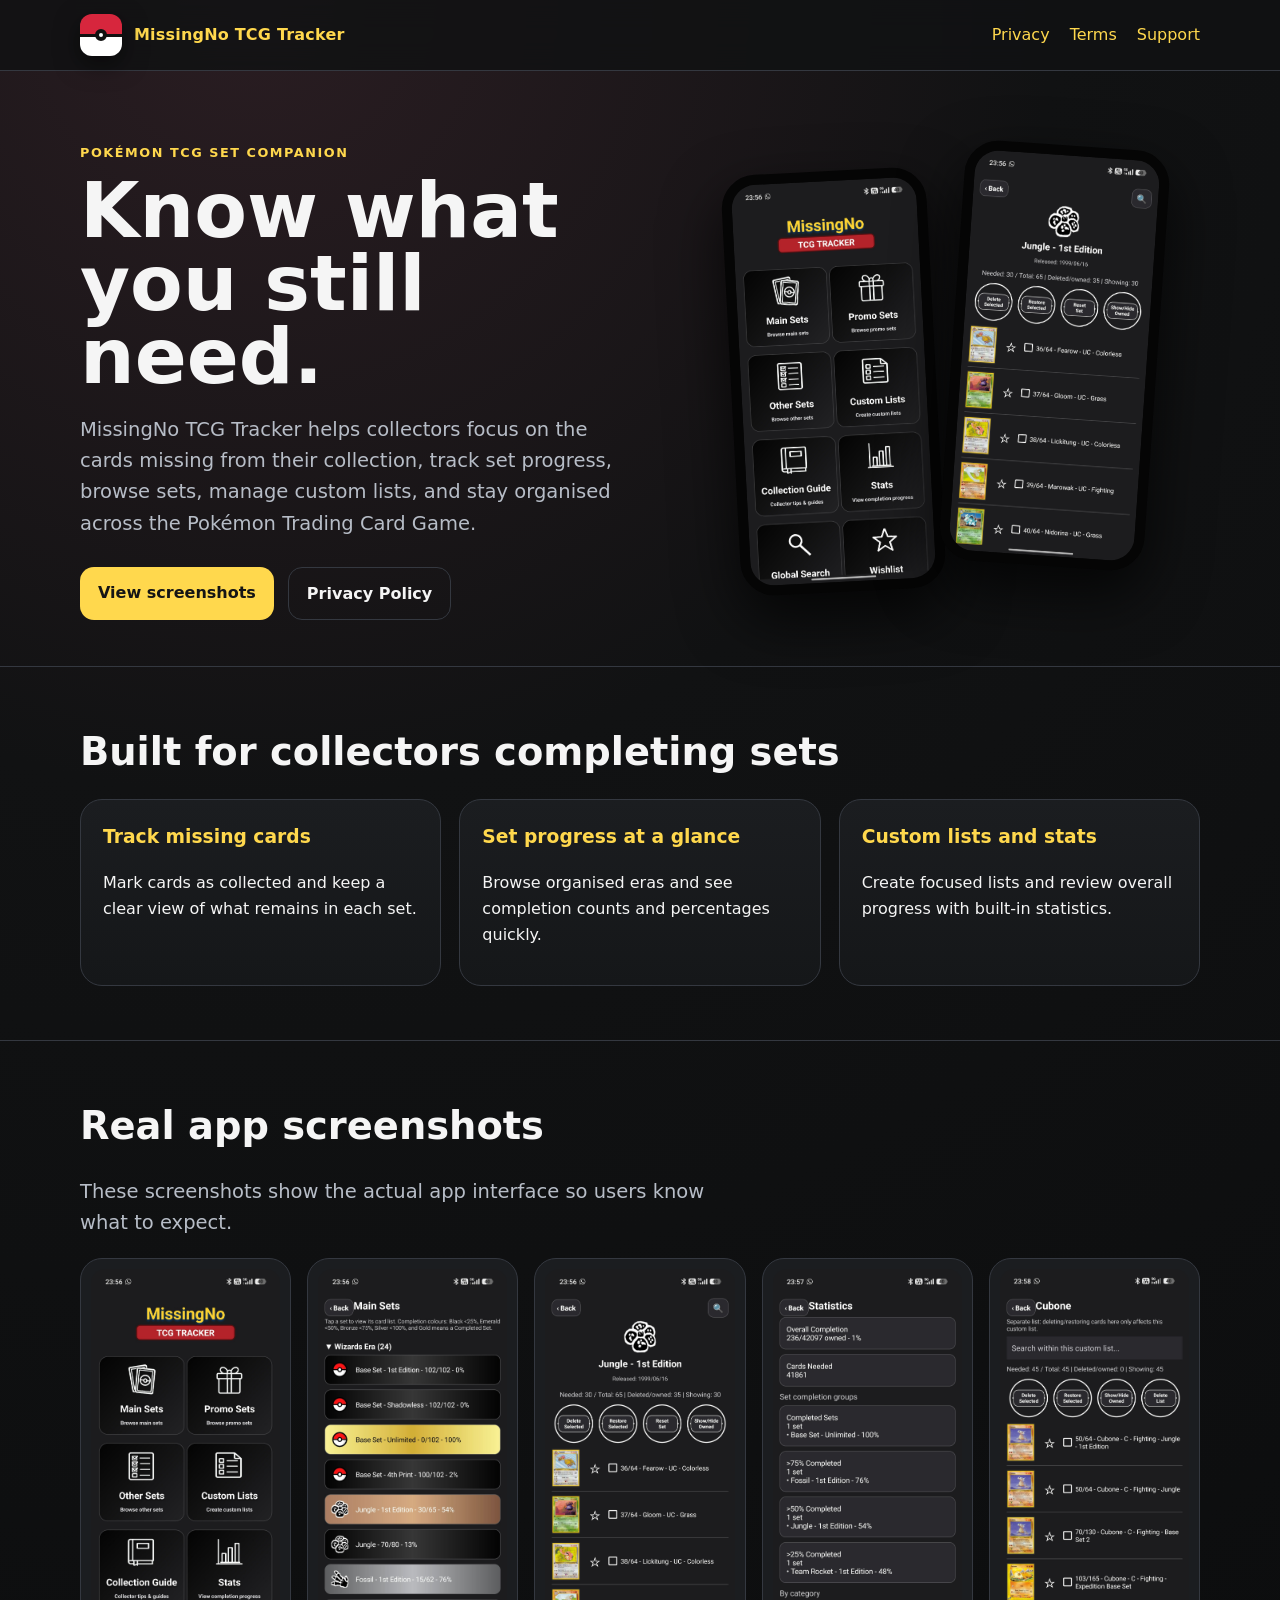
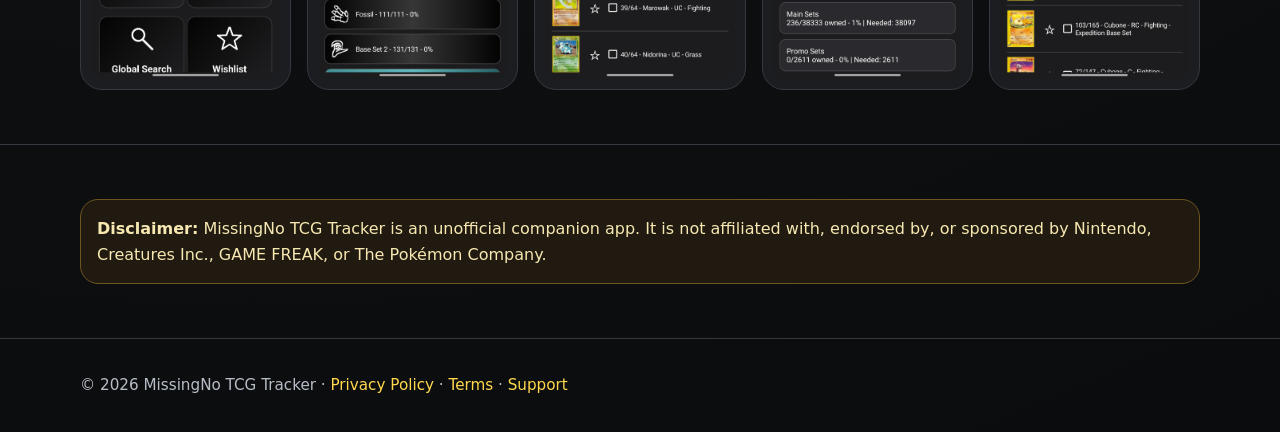
<file: index.html>
<!doctype html><html lang="en"><head><meta charset="utf-8"><meta name="viewport" content="width=device-width,initial-scale=1"><title>MissingNo TCG Tracker</title><meta name="description" content="Track missing Pokémon TCG cards and complete every set."><link rel="stylesheet" href="styles.css"></head><body>
<nav class="nav"><div class="wrap"><a class="brand" href="index.html"><span class="ball"></span><span>MissingNo TCG Tracker</span></a><div class="links"><a href="privacy-policy.html">Privacy</a><a href="terms.html">Terms</a><a href="support.html">Support</a></div></div></nav>
<main><section class="hero"><div class="wrap hero-grid"><div><div class="eyebrow">Pokémon TCG set companion</div><h1>Know what you still need.</h1><p class="lead">MissingNo TCG Tracker helps collectors focus on the cards missing from their collection, track set progress, browse sets, manage custom lists, and stay organised across the Pokémon Trading Card Game.</p><div class="cta"><a class="btn" href="#screenshots">View screenshots</a><a class="btn ghost" href="privacy-policy.html">Privacy Policy</a></div></div><div class="phone-row"><div class="phone"><img src="assets/screenshots/home.jpg" alt="MissingNo TCG Tracker home screen"></div><div class="phone"><img src="assets/screenshots/cards.jpg" alt="Card tracking screen"></div></div></div></section>
<section class="section"><div class="wrap"><h2>Built for collectors completing sets</h2><div class="cards"><div class="card"><h3>Track missing cards</h3><p>Mark cards as collected and keep a clear view of what remains in each set.</p></div><div class="card"><h3>Set progress at a glance</h3><p>Browse organised eras and see completion counts and percentages quickly.</p></div><div class="card"><h3>Custom lists and stats</h3><p>Create focused lists and review overall progress with built-in statistics.</p></div></div></div></section>
<section class="section" id="screenshots"><div class="wrap"><h2>Real app screenshots</h2><p class="lead">These screenshots show the actual app interface so users know what to expect.</p><div class="screens"><div class="screen"><img src="assets/screenshots/home.jpg" alt="Home screen"></div><div class="screen"><img src="assets/screenshots/sets.jpg" alt="Set list"></div><div class="screen"><img src="assets/screenshots/cards.jpg" alt="Card list"></div><div class="screen"><img src="assets/screenshots/stats.jpg" alt="Statistics"></div><div class="screen"><img src="assets/screenshots/settings.jpg" alt="Settings"></div></div></div></section>
<section class="section"><div class="wrap"><div class="note"><strong>Disclaimer:</strong> MissingNo TCG Tracker is an unofficial companion app. It is not affiliated with, endorsed by, or sponsored by Nintendo, Creatures Inc., GAME FREAK, or The Pokémon Company.</div></div></section></main>
<footer class="footer"><div class="wrap">© 2026 MissingNo TCG Tracker · <a href="privacy-policy.html">Privacy Policy</a> · <a href="terms.html">Terms</a> · <a href="support.html">Support</a></div></footer></body></html>
</file>
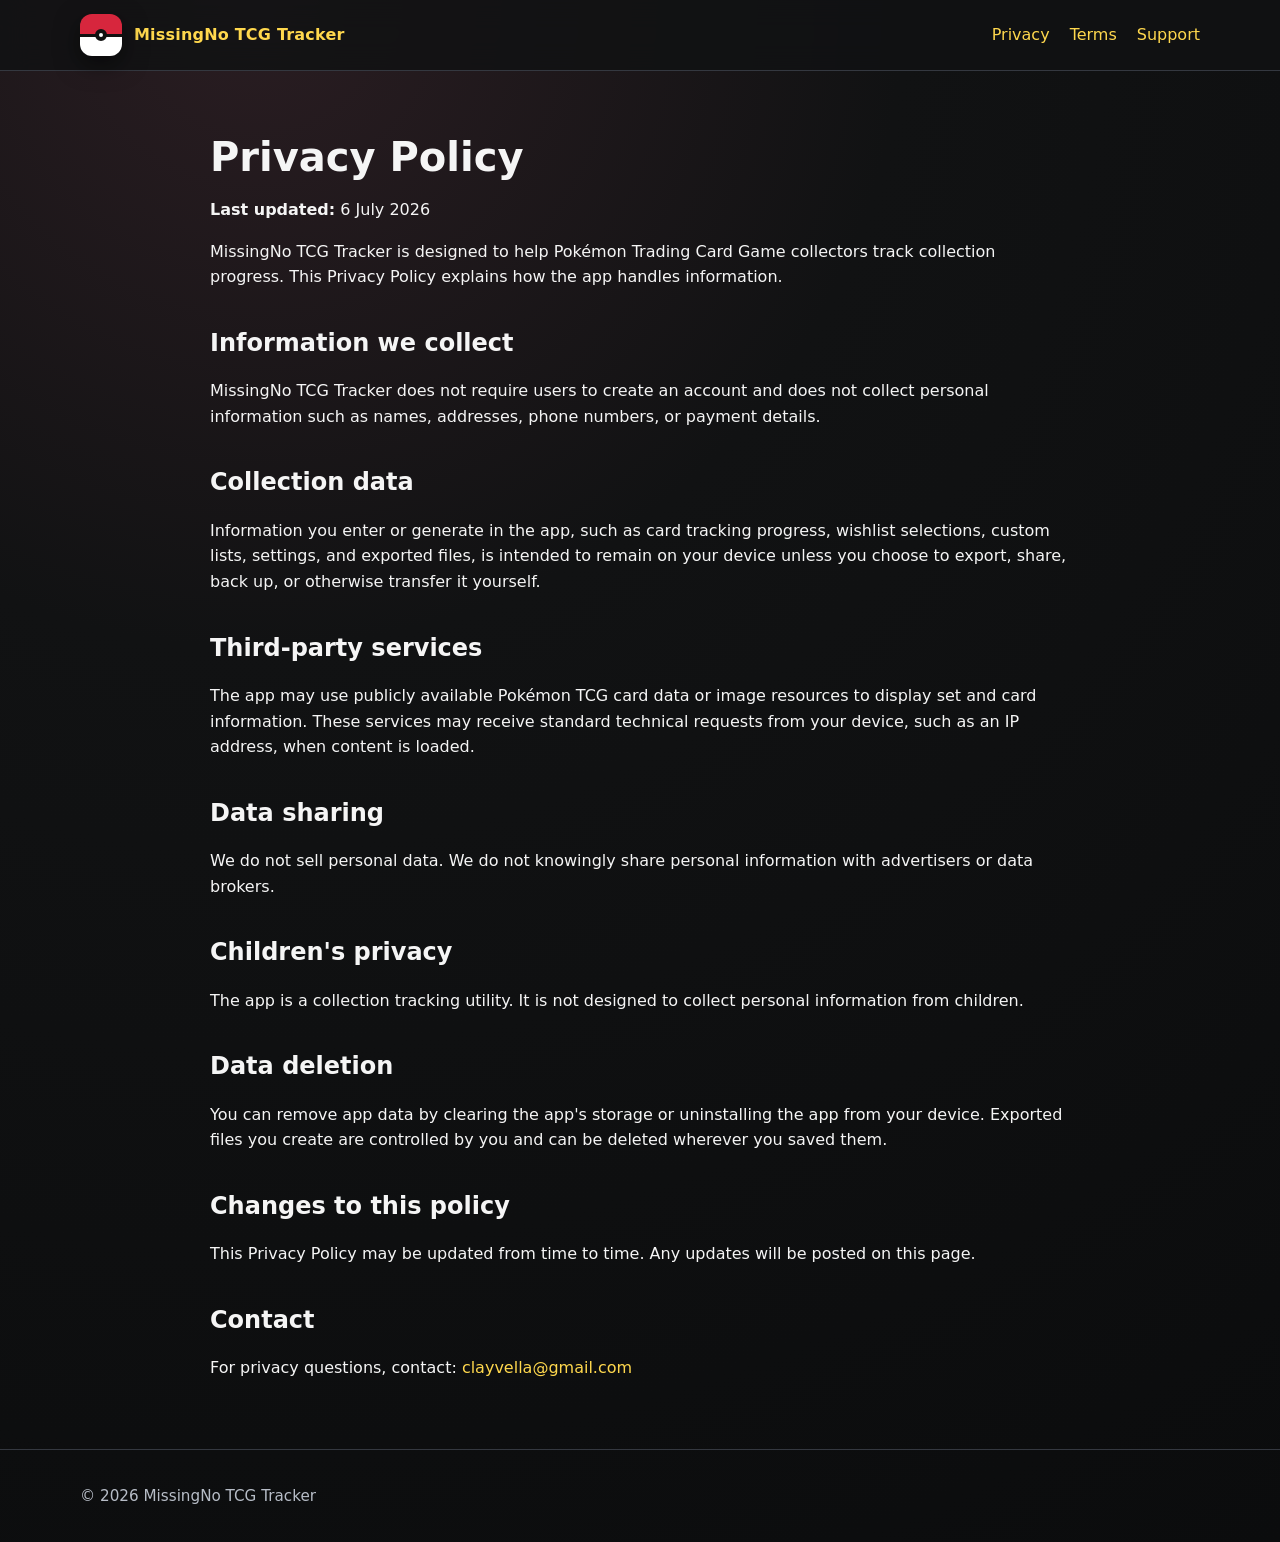
<file: privacy-policy.html>
<!doctype html><html lang="en"><head><meta charset="utf-8"><meta name="viewport" content="width=device-width,initial-scale=1"><title>Privacy Policy - MissingNo TCG Tracker</title><link rel="stylesheet" href="styles.css"></head><body><nav class="nav"><div class="wrap"><a class="brand" href="index.html"><span class="ball"></span><span>MissingNo TCG Tracker</span></a><div class="links"><a href="privacy-policy.html">Privacy</a><a href="terms.html">Terms</a><a href="support.html">Support</a></div></div></nav><main class="wrap legal"><h1>Privacy Policy</h1><p><strong>Last updated:</strong> 6 July 2026</p><p>MissingNo TCG Tracker is designed to help Pokémon Trading Card Game collectors track collection progress. This Privacy Policy explains how the app handles information.</p><h2>Information we collect</h2><p>MissingNo TCG Tracker does not require users to create an account and does not collect personal information such as names, addresses, phone numbers, or payment details.</p><h2>Collection data</h2><p>Information you enter or generate in the app, such as card tracking progress, wishlist selections, custom lists, settings, and exported files, is intended to remain on your device unless you choose to export, share, back up, or otherwise transfer it yourself.</p><h2>Third-party services</h2><p>The app may use publicly available Pokémon TCG card data or image resources to display set and card information. These services may receive standard technical requests from your device, such as an IP address, when content is loaded.</p><h2>Data sharing</h2><p>We do not sell personal data. We do not knowingly share personal information with advertisers or data brokers.</p><h2>Children's privacy</h2><p>The app is a collection tracking utility. It is not designed to collect personal information from children.</p><h2>Data deletion</h2><p>You can remove app data by clearing the app's storage or uninstalling the app from your device. Exported files you create are controlled by you and can be deleted wherever you saved them.</p><h2>Changes to this policy</h2><p>This Privacy Policy may be updated from time to time. Any updates will be posted on this page.</p><h2>Contact</h2><p>For privacy questions, contact: <a href="mailto:clayvella@gmail.com">clayvella@gmail.com</a></p></main><footer class="footer"><div class="wrap">© 2026 MissingNo TCG Tracker</div></footer></body></html>
</file>
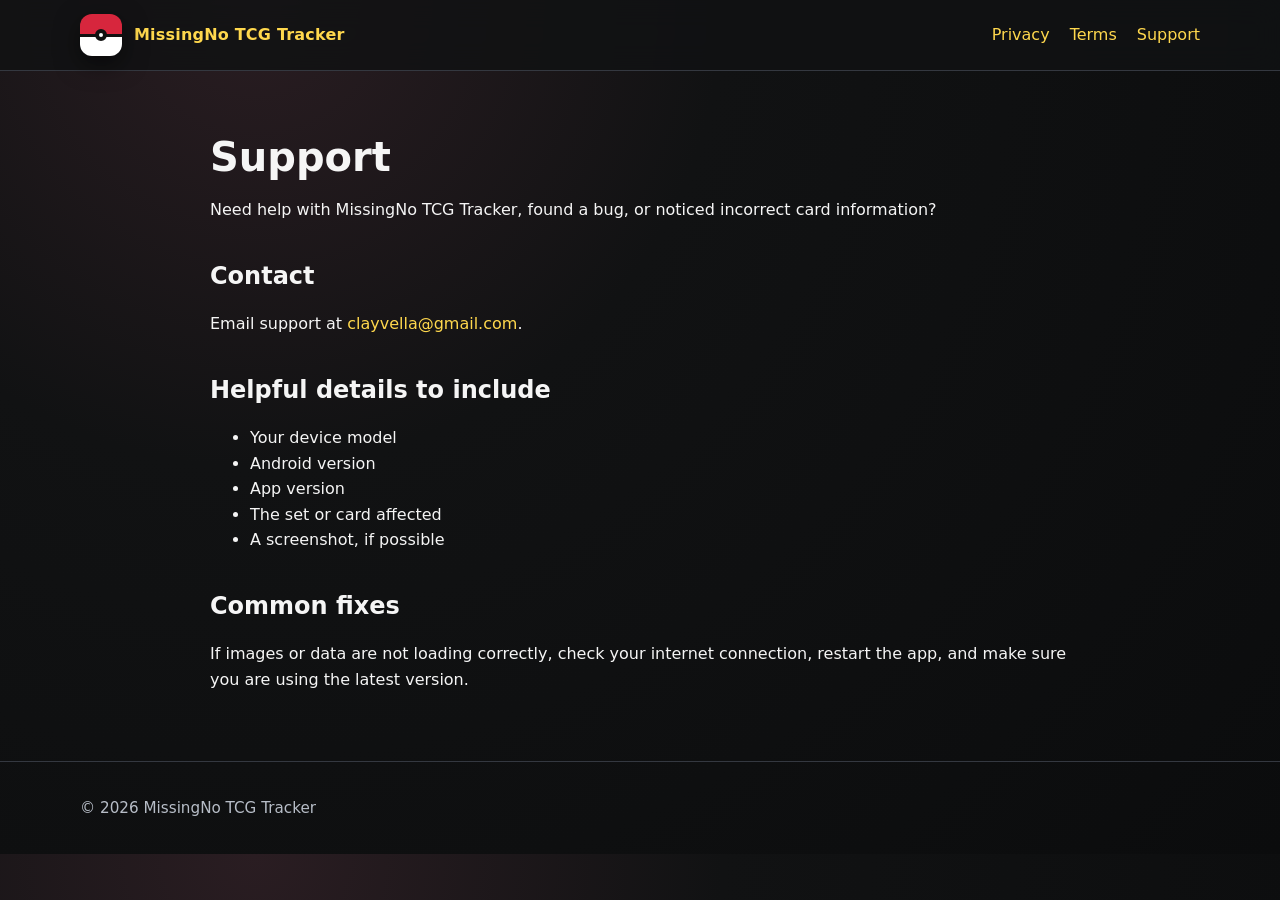
<file: support.html>
<!doctype html><html lang="en"><head><meta charset="utf-8"><meta name="viewport" content="width=device-width,initial-scale=1"><title>Support - MissingNo TCG Tracker</title><link rel="stylesheet" href="styles.css"></head><body><nav class="nav"><div class="wrap"><a class="brand" href="index.html"><span class="ball"></span><span>MissingNo TCG Tracker</span></a><div class="links"><a href="privacy-policy.html">Privacy</a><a href="terms.html">Terms</a><a href="support.html">Support</a></div></div></nav><main class="wrap legal"><h1>Support</h1><p>Need help with MissingNo TCG Tracker, found a bug, or noticed incorrect card information?</p><h2>Contact</h2><p>Email support at <a href="mailto:clayvella@gmail.com">clayvella@gmail.com</a>.</p><h2>Helpful details to include</h2><ul><li>Your device model</li><li>Android version</li><li>App version</li><li>The set or card affected</li><li>A screenshot, if possible</li></ul><h2>Common fixes</h2><p>If images or data are not loading correctly, check your internet connection, restart the app, and make sure you are using the latest version.</p></main><footer class="footer"><div class="wrap">© 2026 MissingNo TCG Tracker</div></footer></body></html>
</file>
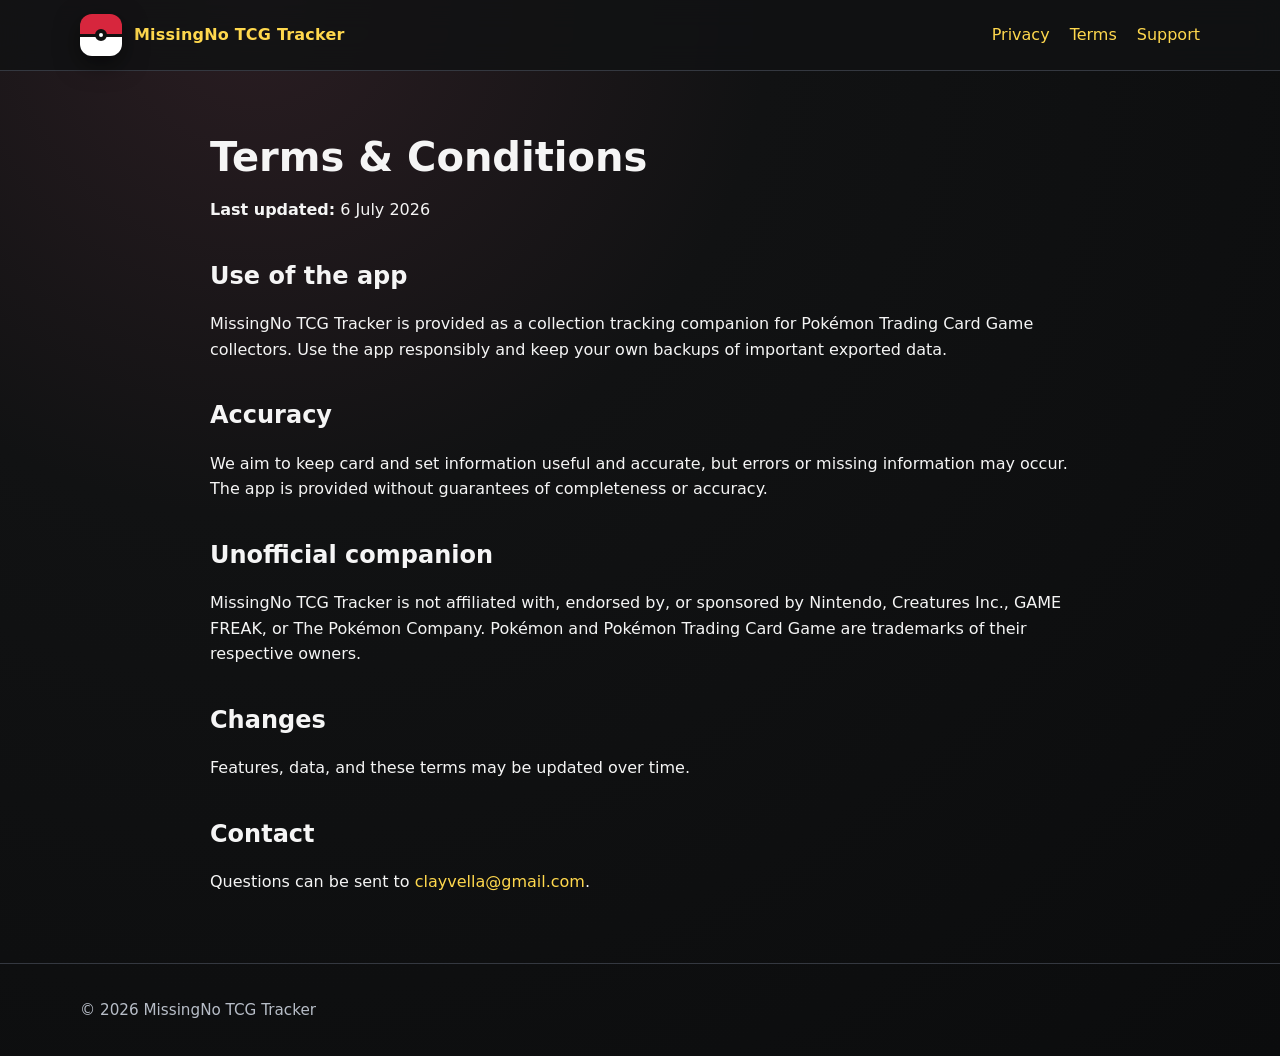
<file: terms.html>
<!doctype html><html lang="en"><head><meta charset="utf-8"><meta name="viewport" content="width=device-width,initial-scale=1"><title>Terms - MissingNo TCG Tracker</title><link rel="stylesheet" href="styles.css"></head><body><nav class="nav"><div class="wrap"><a class="brand" href="index.html"><span class="ball"></span><span>MissingNo TCG Tracker</span></a><div class="links"><a href="privacy-policy.html">Privacy</a><a href="terms.html">Terms</a><a href="support.html">Support</a></div></div></nav><main class="wrap legal"><h1>Terms & Conditions</h1><p><strong>Last updated:</strong> 6 July 2026</p><h2>Use of the app</h2><p>MissingNo TCG Tracker is provided as a collection tracking companion for Pokémon Trading Card Game collectors. Use the app responsibly and keep your own backups of important exported data.</p><h2>Accuracy</h2><p>We aim to keep card and set information useful and accurate, but errors or missing information may occur. The app is provided without guarantees of completeness or accuracy.</p><h2>Unofficial companion</h2><p>MissingNo TCG Tracker is not affiliated with, endorsed by, or sponsored by Nintendo, Creatures Inc., GAME FREAK, or The Pokémon Company. Pokémon and Pokémon Trading Card Game are trademarks of their respective owners.</p><h2>Changes</h2><p>Features, data, and these terms may be updated over time.</p><h2>Contact</h2><p>Questions can be sent to <a href="mailto:clayvella@gmail.com">clayvella@gmail.com</a>.</p></main><footer class="footer"><div class="wrap">© 2026 MissingNo TCG Tracker</div></footer></body></html>
</file>
<file: styles.css>
:root{
  --bg:#111213;--panel:#1b1d20;--panel2:#23262a;--text:#f5f5f5;--muted:#b7bdc7;--red:#d7263d;--yellow:#ffd84d;--blue:#3e92cc;--line:#343840;
}
*{box-sizing:border-box} body{margin:0;font-family:Inter,system-ui,-apple-system,Segoe UI,Roboto,Arial,sans-serif;background:radial-gradient(circle at 20% 0%,#2a1d22 0,#111213 35%,#0b0c0d 100%);color:var(--text);line-height:1.6} a{color:var(--yellow);text-decoration:none} a:hover{text-decoration:underline}.wrap{width:min(1120px,92vw);margin:auto}.nav{position:sticky;top:0;z-index:10;background:rgba(17,18,19,.85);backdrop-filter:blur(14px);border-bottom:1px solid var(--line)}.nav .wrap{display:flex;align-items:center;justify-content:space-between;padding:14px 0}.brand{display:flex;gap:12px;align-items:center;font-weight:800;letter-spacing:.2px}.ball{width:42px;height:42px;border-radius:12px;background:linear-gradient(#d7263d 0 47%,#111 47% 55%,#fff 55%);box-shadow:0 8px 24px #0008;position:relative}.ball:after{content:"";position:absolute;inset:15px;border-radius:50%;background:#fff;border:4px solid #111}.links{display:flex;gap:20px;flex-wrap:wrap}.hero{padding:72px 0 46px}.hero-grid{display:grid;grid-template-columns:1.05fr .95fr;gap:44px;align-items:center}.eyebrow{color:var(--yellow);font-weight:800;text-transform:uppercase;letter-spacing:.12em;font-size:.8rem}h1{font-size:clamp(2.5rem,6vw,5.5rem);line-height:.95;margin:12px 0 18px}.lead{font-size:1.22rem;color:var(--muted);max-width:650px}.cta{display:flex;gap:14px;flex-wrap:wrap;margin-top:28px}.btn{display:inline-block;padding:13px 18px;border-radius:14px;background:var(--yellow);color:#151515;font-weight:800}.btn.ghost{background:transparent;color:var(--text);border:1px solid var(--line)}.phone-row{display:flex;gap:16px;justify-content:center;align-items:end}.phone{width:min(205px,30vw);border:10px solid #050505;border-radius:34px;overflow:hidden;background:#050505;box-shadow:0 24px 60px #000b;transform:rotate(-3deg)}.phone:nth-child(2){transform:translateY(-26px) rotate(4deg)}.phone img{display:block;width:100%}.section{padding:54px 0;border-top:1px solid var(--line)}h2{font-size:clamp(1.7rem,3vw,2.6rem);margin:0 0 16px}.cards{display:grid;grid-template-columns:repeat(3,1fr);gap:18px}.card{background:linear-gradient(180deg,var(--panel),#151719);border:1px solid var(--line);border-radius:22px;padding:22px}.card h3{margin-top:0;color:var(--yellow)}.screens{display:grid;grid-template-columns:repeat(5,1fr);gap:16px}.screen{background:var(--panel);border:1px solid var(--line);border-radius:22px;padding:10px}.screen img{width:100%;border-radius:14px;display:block}.legal{max-width:860px;padding:52px 0}.legal h1{font-size:2.5rem;line-height:1.1}.legal h2{font-size:1.5rem;margin-top:34px}.footer{padding:34px 0;border-top:1px solid var(--line);color:var(--muted);font-size:.95rem}.note{background:#201a11;border:1px solid #6d5520;border-radius:18px;padding:16px;color:#f7e8b1}@media(max-width:850px){.hero-grid{grid-template-columns:1fr}.cards{grid-template-columns:1fr}.screens{grid-template-columns:repeat(2,1fr)}.links{gap:12px;font-size:.95rem}.phone{width:42vw}.phone-row{justify-content:flex-start;overflow:hidden}}
</file>
